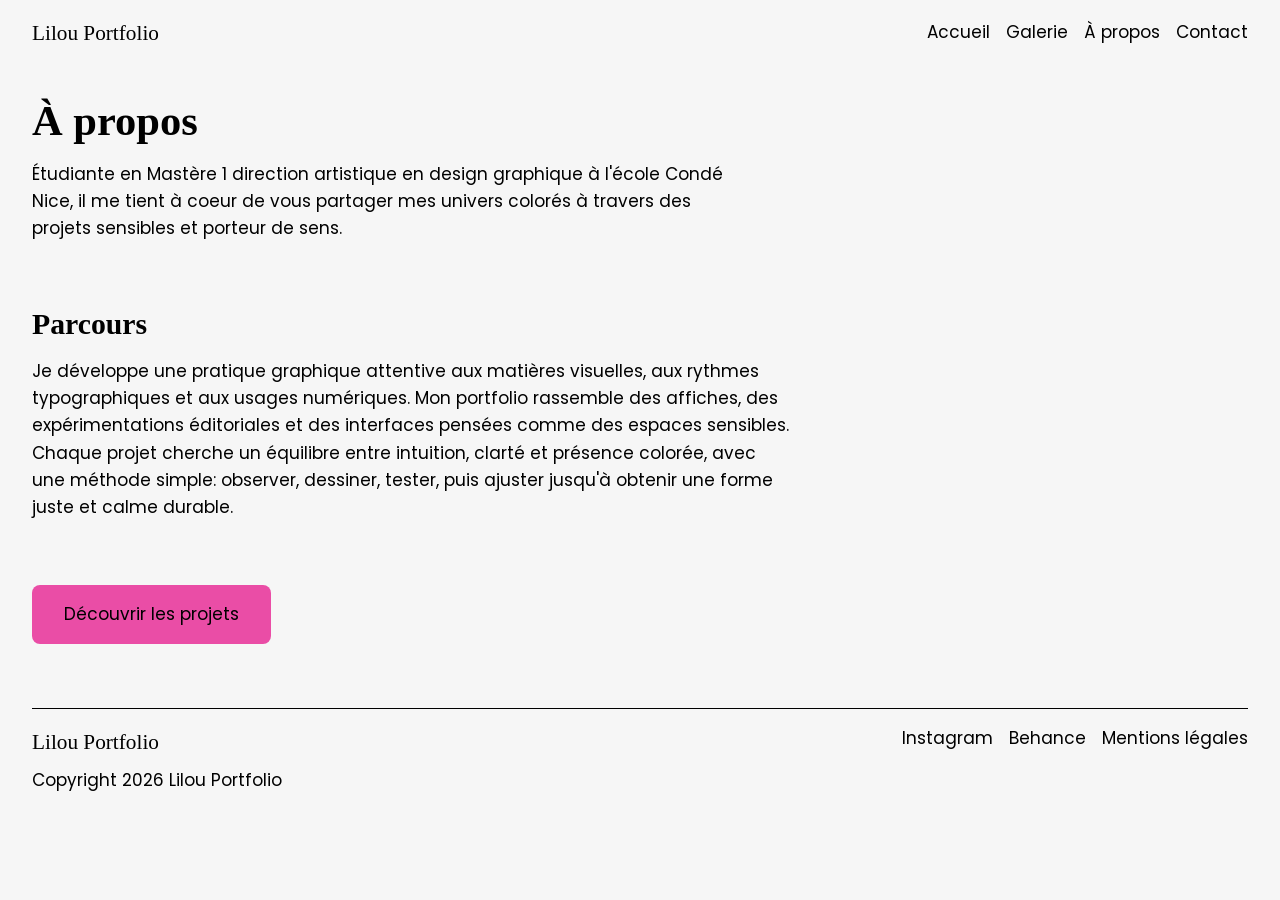
<file: a-propos.html>
<!DOCTYPE html>
<html lang="fr">
  <head>
    <meta charset="UTF-8">
    <meta name="viewport" content="width=device-width, initial-scale=1.0">
    <title>À propos - Lilou Portfolio</title>
    <link rel="preconnect" href="https://fonts.googleapis.com">
    <link rel="preconnect" href="https://fonts.gstatic.com" crossorigin>
    <link href="https://fonts.googleapis.com/css2?family=Instrument+Serif&family=Poppins:wght@400;500&display=swap" rel="stylesheet">
    <link rel="stylesheet" href="variables.css">
    <link rel="stylesheet" href="reset.css">
    <link rel="stylesheet" href="nav.css">
    <link rel="stylesheet" href="hero.css">
    <link rel="stylesheet" href="projects.css">
    <link rel="stylesheet" href="contact.css">
    <link rel="stylesheet" href="footer.css">
  </head>
  <body>
    <!-- Header avec navigation principale -->
    <header class="site-header">
      <nav class="nav-bar" aria-label="Navigation principale">
        <a class="nav-brand" href="accueil.html">

          <span class="nav-title">Lilou Portfolio</span>
        </a>

        <ul class="nav-links">
          <li><a class="nav-link" href="accueil.html">Accueil</a></li>
          <li><a class="nav-link" href="galerie-projets.html">Galerie</a></li>
          <li><a class="nav-link" href="a-propos.html">À propos</a></li>
          <li><a class="nav-link" href="contact.html">Contact</a></li>
        </ul>

        <button class="nav-toggle" type="button" aria-label="Ouvrir le menu" aria-controls="mobile-menu-about" aria-expanded="false">☰</button>
      </nav>

      <nav class="nav-overlay" id="mobile-menu-about" aria-label="Menu mobile" aria-hidden="true">
        <a class="nav-overlay-link" href="accueil.html">Accueil</a>
        <a class="nav-overlay-link" href="galerie-projets.html">Galerie</a>
        <a class="nav-overlay-link" href="a-propos.html">À propos</a>
        <a class="nav-overlay-link" href="contact.html">Contact</a>
      </nav>
    </header>

    <main>
      <!-- Hero de la page à propos -->
      <section class="hero hero-page">
        <article class="hero-content">
          <h1 class="hero-title">À propos</h1>
          <p class="hero-text">Étudiante en Mastère 1 direction artistique en design graphique à l'école Condé Nice, il me tient à coeur de vous partager mes univers colorés à travers des projets sensibles et porteur de sens.</p>
        </article>
      </section>

      <!-- Texte de présentation -->
      <section class="about-section">
        <h2 class="section-title">Parcours</h2>
        <p class="about-text">Je développe une pratique graphique attentive aux matières visuelles, aux rythmes typographiques et aux usages numériques. Mon portfolio rassemble des affiches, des expérimentations éditoriales et des interfaces pensées comme des espaces sensibles. Chaque projet cherche un équilibre entre intuition, clarté et présence colorée, avec une méthode simple: observer, dessiner, tester, puis ajuster jusqu'à obtenir une forme juste et calme durable.</p>
      </section>

      <!-- Appel à aller voir les projets -->
      <section class="cta-section">
        <a class="cta-link" href="galerie-projets.html">Découvrir les projets</a>
      </section>
    </main>

    <!-- Footer avec liens utiles -->
    <footer class="site-footer">
      <section class="footer-content">
        <article class="footer-brand">
          <p class="footer-title">Lilou Portfolio</p>
          <p class="footer-note">Copyright 2026 Lilou Portfolio</p>
        </article>

        <section class="footer-links" aria-label="Liens du footer">
          <a class="footer-link" href="https://www.instagram.com/">Instagram</a>
          <a class="footer-link" href="https://www.behance.net/">Behance</a>
          <a class="footer-link" href="contact.html">Mentions légales</a>
        </section>
      </section>
    </footer>

    <script src="menu.js"></script>
  </body>
</html>
</file>
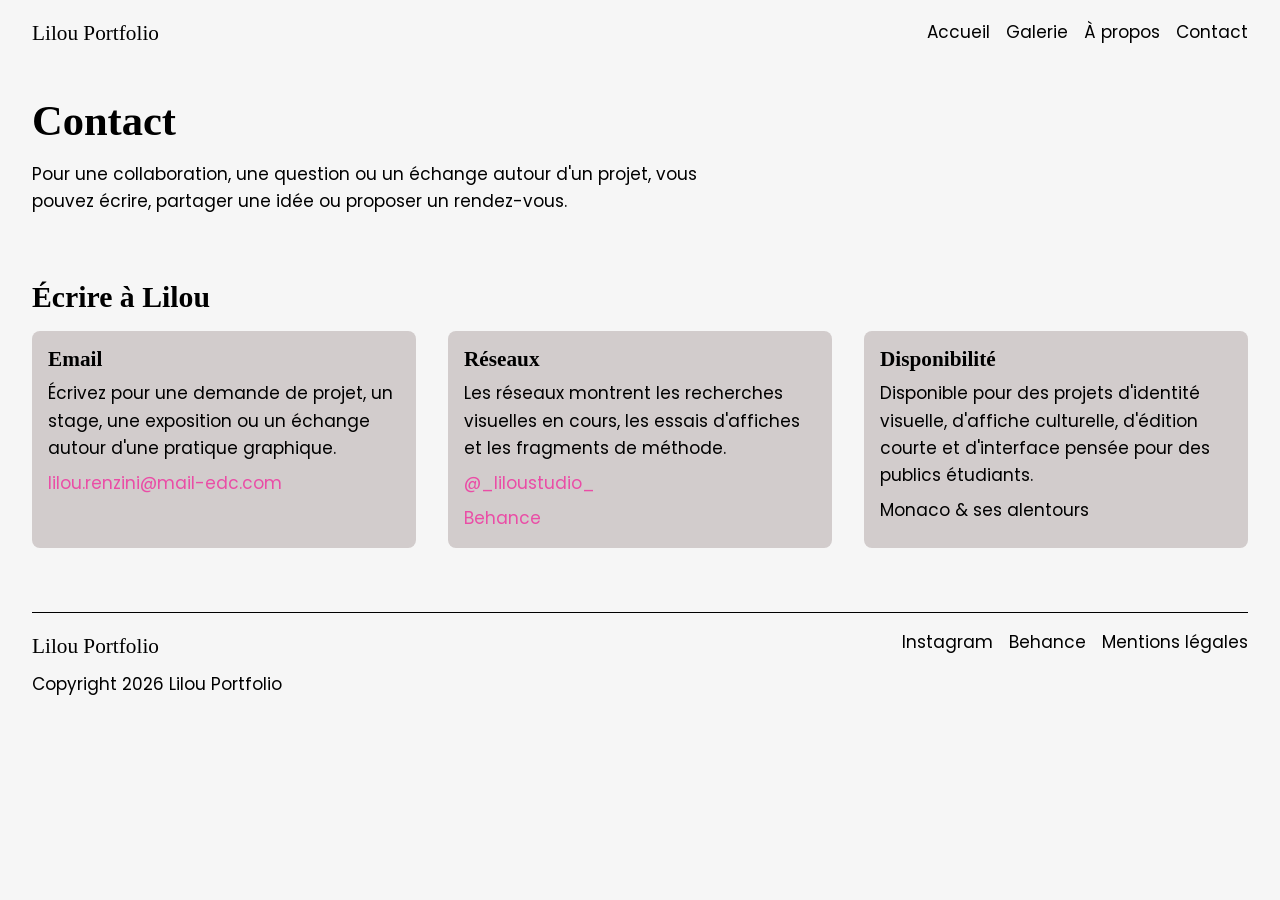
<file: contact.html>
<!DOCTYPE html>
<html lang="fr">
  <head>
    <meta charset="UTF-8">
    <meta name="viewport" content="width=device-width, initial-scale=1.0">
    <title>Contact - Lilou Portfolio</title>
    <link rel="preconnect" href="https://fonts.googleapis.com">
    <link rel="preconnect" href="https://fonts.gstatic.com" crossorigin>
    <link href="https://fonts.googleapis.com/css2?family=Instrument+Serif&family=Poppins:wght@400;500&display=swap" rel="stylesheet">
    <link rel="stylesheet" href="variables.css">
    <link rel="stylesheet" href="reset.css">
    <link rel="stylesheet" href="nav.css">
    <link rel="stylesheet" href="hero.css">
    <link rel="stylesheet" href="projects.css">
    <link rel="stylesheet" href="contact.css">
    <link rel="stylesheet" href="footer.css">
  </head>
  <body>
    <!-- Header avec navigation principale -->
    <header class="site-header">
      <nav class="nav-bar" aria-label="Navigation principale">
        <a class="nav-brand" href="accueil.html">

          <span class="nav-title">Lilou Portfolio</span>
        </a>

        <ul class="nav-links">
          <li><a class="nav-link" href="accueil.html">Accueil</a></li>
          <li><a class="nav-link" href="galerie-projets.html">Galerie</a></li>
          <li><a class="nav-link" href="a-propos.html">À propos</a></li>
          <li><a class="nav-link" href="contact.html">Contact</a></li>
        </ul>

        <button class="nav-toggle" type="button" aria-label="Ouvrir le menu" aria-controls="mobile-menu-contact" aria-expanded="false">☰</button>
      </nav>

      <nav class="nav-overlay" id="mobile-menu-contact" aria-label="Menu mobile" aria-hidden="true">
        <a class="nav-overlay-link" href="accueil.html">Accueil</a>
        <a class="nav-overlay-link" href="galerie-projets.html">Galerie</a>
        <a class="nav-overlay-link" href="a-propos.html">À propos</a>
        <a class="nav-overlay-link" href="contact.html">Contact</a>
      </nav>
    </header>

    <main>
      <!-- Hero de la page contact -->
      <section class="hero hero-page">
        <article class="hero-content">
          <h1 class="hero-title">Contact</h1>
          <p class="hero-text">Pour une collaboration, une question ou un échange autour d'un projet, vous pouvez écrire, partager une idée ou proposer un rendez-vous.</p>
        </article>
      </section>

      <!-- Informations de contact -->
      <section class="contact-section">
        <h2 class="section-title">Écrire à Lilou</h2>

        <section class="contact-grid" aria-label="Coordonnées et réseaux">
          <article class="contact-card">
            <h3 class="contact-title">Email</h3>
            <p class="contact-text">Écrivez pour une demande de projet, un stage, une exposition ou un échange autour d'une pratique graphique.</p>
            <ul class="contact-list">
              <li class="contact-item"><a class="contact-link" href="mailto:lilou.portfolio@email.com">lilou.renzini@mail-edc.com</a></li>
            </ul>
          </article>

          <article class="contact-card">
            <h3 class="contact-title">Réseaux</h3>
            <p class="contact-text">Les réseaux montrent les recherches visuelles en cours, les essais d'affiches et les fragments de méthode.</p>
            <ul class="contact-list">
              <li class="contact-item"><a class="contact-link" href="https://www.instagram.com/">@_liloustudio_</a></li>
              <li class="contact-item"><a class="contact-link" href="https://www.behance.net/">Behance</a></li>
            </ul>
          </article>

          <article class="contact-card">
            <h3 class="contact-title">Disponibilité</h3>
            <p class="contact-text">Disponible pour des projets d'identité visuelle, d'affiche culturelle, d'édition courte et d'interface pensée pour des publics étudiants.</p>
            <ul class="contact-list">
              <li class="contact-item">Monaco & ses alentours</li>
            </ul>
          </article>
        </section>
      </section>
    </main>

    <!-- Footer avec liens utiles -->
    <footer class="site-footer">
      <section class="footer-content">
        <article class="footer-brand">
          <p class="footer-title">Lilou Portfolio</p>
          <p class="footer-note">Copyright 2026 Lilou Portfolio</p>
        </article>

        <section class="footer-links" aria-label="Liens du footer">
          <a class="footer-link" href="https://www.instagram.com/">Instagram</a>
          <a class="footer-link" href="https://www.behance.net/">Behance</a>
          <a class="footer-link" href="contact.html">Mentions légales</a>
        </section>
      </section>
    </footer>

    <script src="menu.js"></script>
  </body>
</html>
</file>
<file: variables.css>
:root {
  /* Couleurs */
  --color-primary: #ea4da6;
  --color-accent: #f45130;
  --bg-page: #f6f6f6;
  --bg-card: #d2cccc;
  --text-primary: #000000;
  --text-secondary: #000000;

  /* Typographie */
  --font-heading: 'Verdana', serif;
  --font-body: 'Poppins', sans-serif;
  --font-size-base: 17px;

  /* Espacements */
  --spacing-sm: 8px;
  --spacing-md: 16px;
  --spacing-lg: 32px;
  --spacing-xl: 64px;

  /* Divers */
  --radius-card: 8px;
  --transition-base: 0.2s ease;
}
</file>
<file: nav.css>
/* Base commune de la page pour poser les couleurs et les polices */
body {
  background-color: var(--bg-page);
  color: var(--text-primary);
  font-family: var(--font-body);
  font-size: var(--font-size-base);
  line-height: 1.6;
}

/* Liens simples et lisibles dans tout le site */
a {
  color: var(--text-primary);
  text-decoration: none;
  transition: color var(--transition-base);
}

/* Effet léger au survol pour montrer qu'un lien est interactif */
a:hover {
  color: var(--color-accent);
}

/* Le header encadre la navigation en haut de la page */
.site-header {
  padding-top: var(--spacing-md);
  padding-right: var(--spacing-lg);
  padding-bottom: var(--spacing-md);
  padding-left: var(--spacing-lg);
}

/* La barre principale aligne le logo à gauche et les liens à droite */
.nav-bar {
  display: flex;
  justify-content: space-between;
  align-items: center;
  gap: var(--spacing-md);
}

/* Le bloc de marque regroupe le nom du site */
.nav-brand {
  display: flex;
  align-items: center;
  gap: var(--spacing-sm);
}

/* Petit repère visuel du logo en texte */
.nav-logo {
  color: var(--color-primary);
  font-family: var(--font-heading);
  font-size: 1.25em;
}

/* Nom du portfolio */
.nav-title {
  color: var(--text-primary);
  font-family: var(--font-heading);
  font-size: 1.25em;
}

/* Les liens desktop restent sur une seule ligne quand il y a la place */
.nav-links {
  display: flex;
  align-items: center;
  gap: var(--spacing-md);
  list-style: none;
  margin: 0;
  padding: 0;
}

/* Style commun des liens dans la navigation */
.nav-link {
  color: var(--text-secondary);
  font-size: 1em;
}

/* Le bouton burger est caché sur grand écran */
.nav-toggle {
  display: none;
  border: 1px solid var(--text-primary);
  border-radius: var(--radius-card);
  background-color: var(--bg-page);
  color: var(--text-primary);
  font-family: var(--font-body);
  font-size: 1.2em;
  padding-top: var(--spacing-sm);
  padding-right: var(--spacing-md);
  padding-bottom: var(--spacing-sm);
  padding-left: var(--spacing-md);
  cursor: pointer;
  transition: background-color var(--transition-base);
}

/* Le survol colore le bouton pour mieux voir son action */
.nav-toggle:hover {
  background-color: var(--color-primary);
}

/* Le menu mobile reste fermé tant qu'on n'a pas cliqué */
.nav-overlay {
  display: none;
  flex-direction: column;
  gap: var(--spacing-md);
  margin-top: var(--spacing-md);
  padding-top: var(--spacing-lg);
  padding-right: var(--spacing-lg);
  padding-bottom: var(--spacing-lg);
  padding-left: var(--spacing-lg);
  border-radius: var(--radius-card);
  background-color: var(--bg-card);
}

/* Quand l'attribut change, le menu mobile devient visible */
.nav-overlay[aria-hidden="false"] {
  display: flex;
}

/* Les liens de l'overlay sont plus grands pour être faciles à toucher */
.nav-overlay-link {
  color: var(--text-primary);
  font-family: var(--font-heading);
  font-size: 1.5em;
}

/* Sur mobile, on cache les liens classiques et on affiche le burger */
@media (max-width: 768px) {
  .site-header {
    padding-top: var(--spacing-md);
    padding-right: var(--spacing-md);
    padding-bottom: var(--spacing-md);
    padding-left: var(--spacing-md);
  }

  .nav-links {
    display: none;
  }

  .nav-toggle {
    display: inline-flex;
    align-items: center;
    justify-content: center;
  }
}
</file>
<file: hero.css>
/* La zone hero pose l'ambiance générale de chaque page */
.hero {
  padding-top: var(--spacing-lg);
  padding-right: var(--spacing-lg);
  padding-bottom: var(--spacing-lg);
  padding-left: var(--spacing-lg);
}

/* Variante plus généreuse pour la page d'accueil */
.hero-home {
  padding-top: var(--spacing-xl);
  padding-right: var(--spacing-lg);
  padding-bottom: var(--spacing-xl);
  padding-left: var(--spacing-lg);
}

/* Variante simple pour les pages intérieures */
.hero-page {
  padding-top: var(--spacing-lg);
  padding-right: var(--spacing-lg);
  padding-bottom: var(--spacing-lg);
  padding-left: var(--spacing-lg);
}

/* Le contenu du hero reste lisible dans une largeur confortable */
.hero-content {
  display: flex;
  flex-direction: column;
  gap: var(--spacing-md);
  max-width: 720px;
}

/* Le titre principal utilise la police d'identité du site */
.hero-title {
  margin: 0;
  color: var(--text-primary);
  font-family: var(--font-heading);
  font-size: 2.5em;
  line-height: 1.1;
}

/* Le texte d'introduction accompagne le titre sans le concurrencer */
.hero-text {
  margin: 0;
  color: var(--text-secondary);
  font-size: 1em;
}

/* Sur petit écran, on réduit seulement les marges autour du hero */
@media (max-width: 768px) {
  .hero {
    padding-top: var(--spacing-md);
    padding-right: var(--spacing-md);
    padding-bottom: var(--spacing-md);
    padding-left: var(--spacing-md);
  }

  .hero-home {
    padding-top: var(--spacing-lg);
    padding-right: var(--spacing-md);
    padding-bottom: var(--spacing-lg);
    padding-left: var(--spacing-md);
  }

  .hero-page {
    padding-top: var(--spacing-md);
    padding-right: var(--spacing-md);
    padding-bottom: var(--spacing-md);
    padding-left: var(--spacing-md);
  }
}
</file>
<file: projects.css>
/* Cette section sert aux grilles, cartes projets et texte de présentation */
.projects-section,
.about-section,
.cta-section {
  padding-top: var(--spacing-lg);
  padding-right: var(--spacing-lg);
  padding-bottom: var(--spacing-lg);
  padding-left: var(--spacing-lg);
}

/* Le titre de section organise visuellement les contenus */
.section-title {
  margin-top: 0;
  margin-bottom: var(--spacing-md);
  color: var(--text-primary);
  font-family: var(--font-heading);
  font-size: 1.75em;
  line-height: 1.2;
}

/* La grille applique les trois colonnes demandées dans le brief */
.projects-grid {
  display: grid;
  grid-template-columns: repeat(3, 1fr);
  gap: var(--spacing-lg);
}

/* Chaque carte réunit image, titre et texte dans un bloc doux */
.project-card {
  display: flex;
  flex-direction: column;
  gap: var(--spacing-md);
  padding-top: var(--spacing-md);
  padding-right: var(--spacing-md);
  padding-bottom: var(--spacing-md);
  padding-left: var(--spacing-md);
  border-radius: var(--radius-card);
  background-color: var(--bg-card);
}

/* Le cadre conserve des bords arrondis autour de l'image */
.project-image-frame {
  border-radius: var(--radius-card);
  overflow: hidden;
}

/* L'image remplit simplement la largeur disponible */
.project-image {
  width: 100%;
}

/* Le contenu texte de la carte reste bien espacé */
.project-content {
  display: flex;
  flex-direction: column;
  gap: var(--spacing-sm);
}

/* Le titre du projet vient après le titre de section dans la hiérarchie */
.project-title {
  margin: 0;
  color: var(--text-primary);
  font-family: var(--font-heading);
  font-size: 1.25em;
  line-height: 1.2;
}

/* La ligne de méta donne la discipline et l'année */
.project-meta {
  margin: 0;
  color: var(--text-secondary);
  font-size: 1em;
}

/* Le texte descriptif reste court et facile à remplacer */
.project-description {
  margin: 0;
  color: var(--text-secondary);
  font-size: 1em;
}

/* La légende accompagne l'image avec un ton plus léger */
.project-caption {
  margin: 0;
  color: var(--text-secondary);
  font-size: 1em;
  font-weight: 600;
}

/* Le bloc de texte à propos garde une largeur confortable */
.about-text {
  max-width: 760px;
  margin: 0;
  color: var(--text-secondary);
  font-size: 1em;
}

/* Le bouton d'appel à l'action est volontairement simple à modifier */
.cta-link {
  display: inline-flex;
  align-items: center;
  justify-content: center;
  border-radius: var(--radius-card);
  background-color: var(--color-primary);
  color: var(--text-primary);
  font-size: 1em;
  padding-top: var(--spacing-md);
  padding-right: var(--spacing-lg);
  padding-bottom: var(--spacing-md);
  padding-left: var(--spacing-lg);
  transition: background-color var(--transition-base);
}

/* Le survol change seulement la couleur de fond */
.cta-link:hover {
  background-color: var(--color-accent);
  color: var(--text-primary);
}

/* Sur mobile, la grille passe à une seule colonne et les marges respirent mieux */
@media (max-width: 768px) {
  .projects-section,
  .about-section,
  .cta-section {
    padding-top: var(--spacing-md);
    padding-right: var(--spacing-md);
    padding-bottom: var(--spacing-md);
    padding-left: var(--spacing-md);
  }

  .projects-grid {
    grid-template-columns: 1fr;
  }
}
</file>
<file: contact.css>
/* La section contact réunit les informations utiles dans des cartes simples */
.contact-section {
  padding-top: var(--spacing-lg);
  padding-right: var(--spacing-lg);
  padding-bottom: var(--spacing-lg);
  padding-left: var(--spacing-lg);
}

/* La grille organise les blocs de contact sans complexité inutile */
.contact-grid {
  display: grid;
  grid-template-columns: repeat(3, 1fr);
  gap: var(--spacing-lg);
}

/* Chaque carte isole une information pour une lecture rapide */
.contact-card {
  display: flex;
  flex-direction: column;
  gap: var(--spacing-sm);
  padding-top: var(--spacing-md);
  padding-right: var(--spacing-md);
  padding-bottom: var(--spacing-md);
  padding-left: var(--spacing-md);
  border-radius: var(--radius-card);
  background-color: var(--bg-card);
}

/* Le petit titre de carte reste cohérent avec les autres titres */
.contact-title {
  margin: 0;
  color: var(--text-primary);
  font-family: var(--font-heading);
  font-size: 1.25em;
  line-height: 1.2;
}

/* Le texte courant complète les informations pratiques */
.contact-text {
  margin: 0;
  color: var(--text-secondary);
  font-size: 1em;
}

/* La liste enlève les puces pour garder une lecture douce */
.contact-list {
  list-style: none;
  margin: 0;
  padding: 0;
  display: flex;
  flex-direction: column;
  gap: var(--spacing-sm);
}

/* Chaque ligne de contact reste simple à remplacer */
.contact-item {
  color: var(--text-secondary);
  font-size: 1em;
}

/* Les liens pratiques gardent un style visible mais léger */
.contact-link {
  color: var(--color-primary);
  font-size: 1em;
}

/* Sur mobile, les cartes passent en une seule colonne */
@media (max-width: 768px) {
  .contact-section {
    padding-top: var(--spacing-md);
    padding-right: var(--spacing-md);
    padding-bottom: var(--spacing-md);
    padding-left: var(--spacing-md);
  }

  .contact-grid {
    grid-template-columns: 1fr;
  }
}
</file>
<file: footer.css>
/* Le footer ferme la page avec des informations utiles et calmes */
.site-footer {
  padding-top: var(--spacing-lg);
  padding-right: var(--spacing-lg);
  padding-bottom: var(--spacing-lg);
  padding-left: var(--spacing-lg);
}

/* Le contenu du footer peut revenir à la ligne si l'écran rétrécit */
.footer-content {
  display: flex;
  justify-content: space-between;
  align-items: flex-start;
  flex-wrap: wrap;
  gap: var(--spacing-md);
  padding-top: var(--spacing-md);
  border-top: 1px solid var(--text-primary);
}

/* Le bloc de marque rappelle le nom du site */
.footer-brand {
  display: flex;
  flex-direction: column;
  gap: var(--spacing-sm);
}

/* Le titre du footer prolonge l'identité typographique */
.footer-title {
  margin: 0;
  color: var(--text-primary);
  font-family: var(--font-heading);
  font-size: 1.25em;
}

/* Les liens du footer se rangent simplement sur plusieurs lignes */
.footer-links {
  display: flex;
  flex-wrap: wrap;
  gap: var(--spacing-md);
}

/* Style de lien dédié au footer */
.footer-link {
  color: var(--text-secondary);
  font-size: 1em;
}

/* Le petit texte légal reste discret mais lisible */
.footer-note {
  margin: 0;
  color: var(--text-secondary);
  font-size: 1em;
}

/* Sur mobile, le footer s'empile naturellement */
@media (max-width: 768px) {
  .site-footer {
    padding-top: var(--spacing-md);
    padding-right: var(--spacing-md);
    padding-bottom: var(--spacing-md);
    padding-left: var(--spacing-md);
  }

  .footer-content {
    flex-direction: column;
  }
}
</file>
